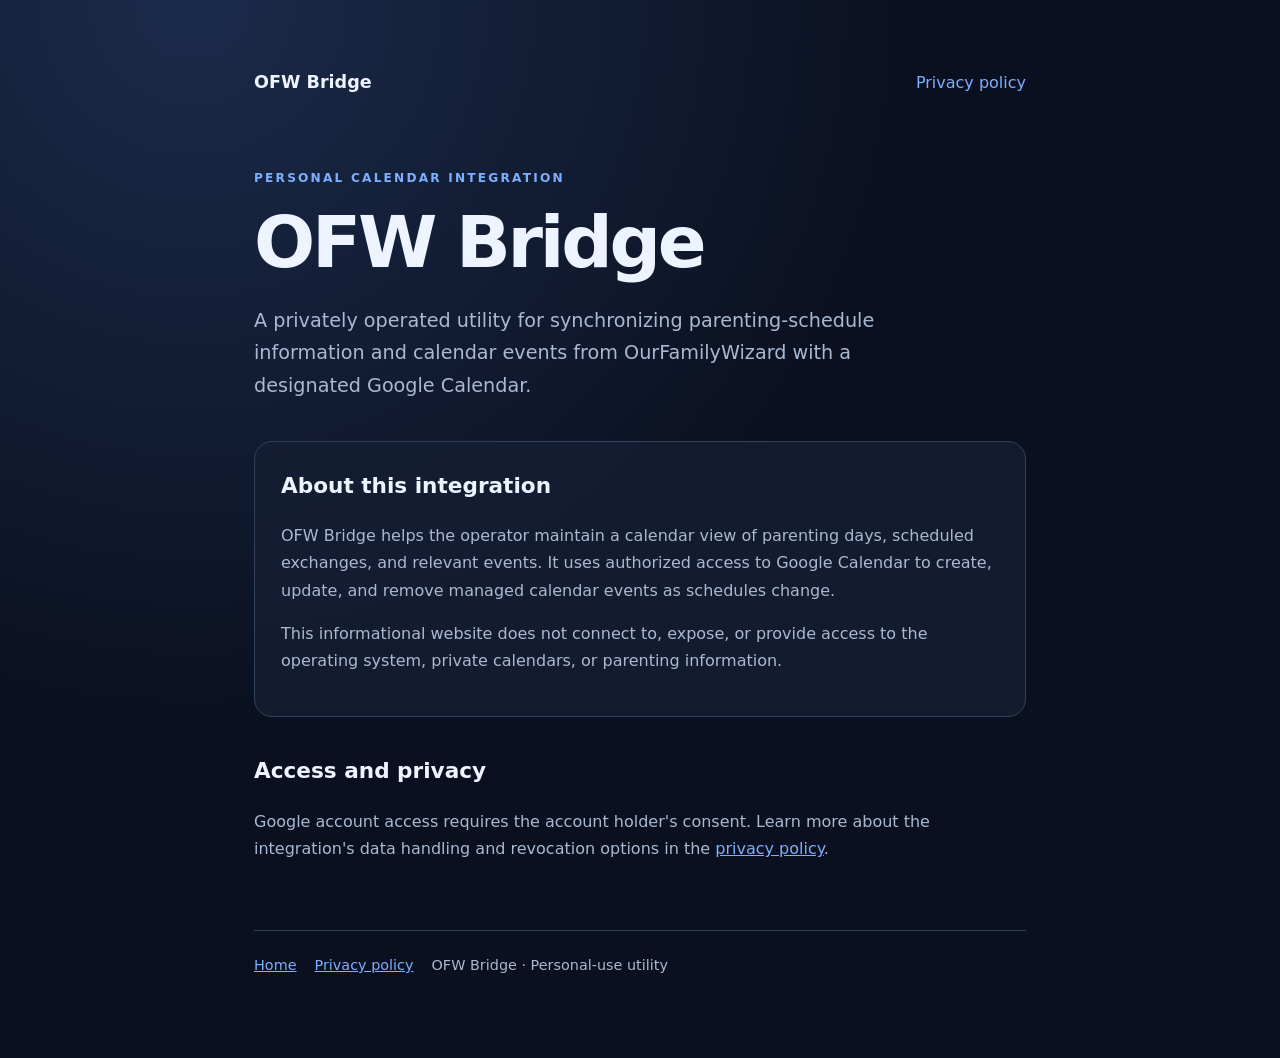
<file: index.html>
<!doctype html>
<html lang="en"><head><meta charset="utf-8"><meta name="viewport" content="width=device-width, initial-scale=1"><meta name="description" content="OFW Bridge is a privately operated calendar synchronization utility."><title>OFW Bridge · Calendar Synchronization</title><link rel="stylesheet" href="style.css"></head>
<body><main><nav><a class="brand" href="./">OFW Bridge</a><a href="privacy.html">Privacy policy</a></nav>
<div class="eyebrow">Personal calendar integration</div><h1>OFW Bridge</h1><p class="lead">A privately operated utility for synchronizing parenting-schedule information and calendar events from OurFamilyWizard with a designated Google Calendar.</p>
<section class="panel"><h2>About this integration</h2><p>OFW Bridge helps the operator maintain a calendar view of parenting days, scheduled exchanges, and relevant events. It uses authorized access to Google Calendar to create, update, and remove managed calendar events as schedules change.</p><p>This informational website does not connect to, expose, or provide access to the operating system, private calendars, or parenting information.</p></section>
<section><h2>Access and privacy</h2><p>Google account access requires the account holder's consent. Learn more about the integration's data handling and revocation options in the <a href="privacy.html">privacy policy</a>.</p></section>
<footer><a href="./">Home</a><a href="privacy.html">Privacy policy</a><span>OFW Bridge · Personal-use utility</span></footer></main></body></html>
</file>
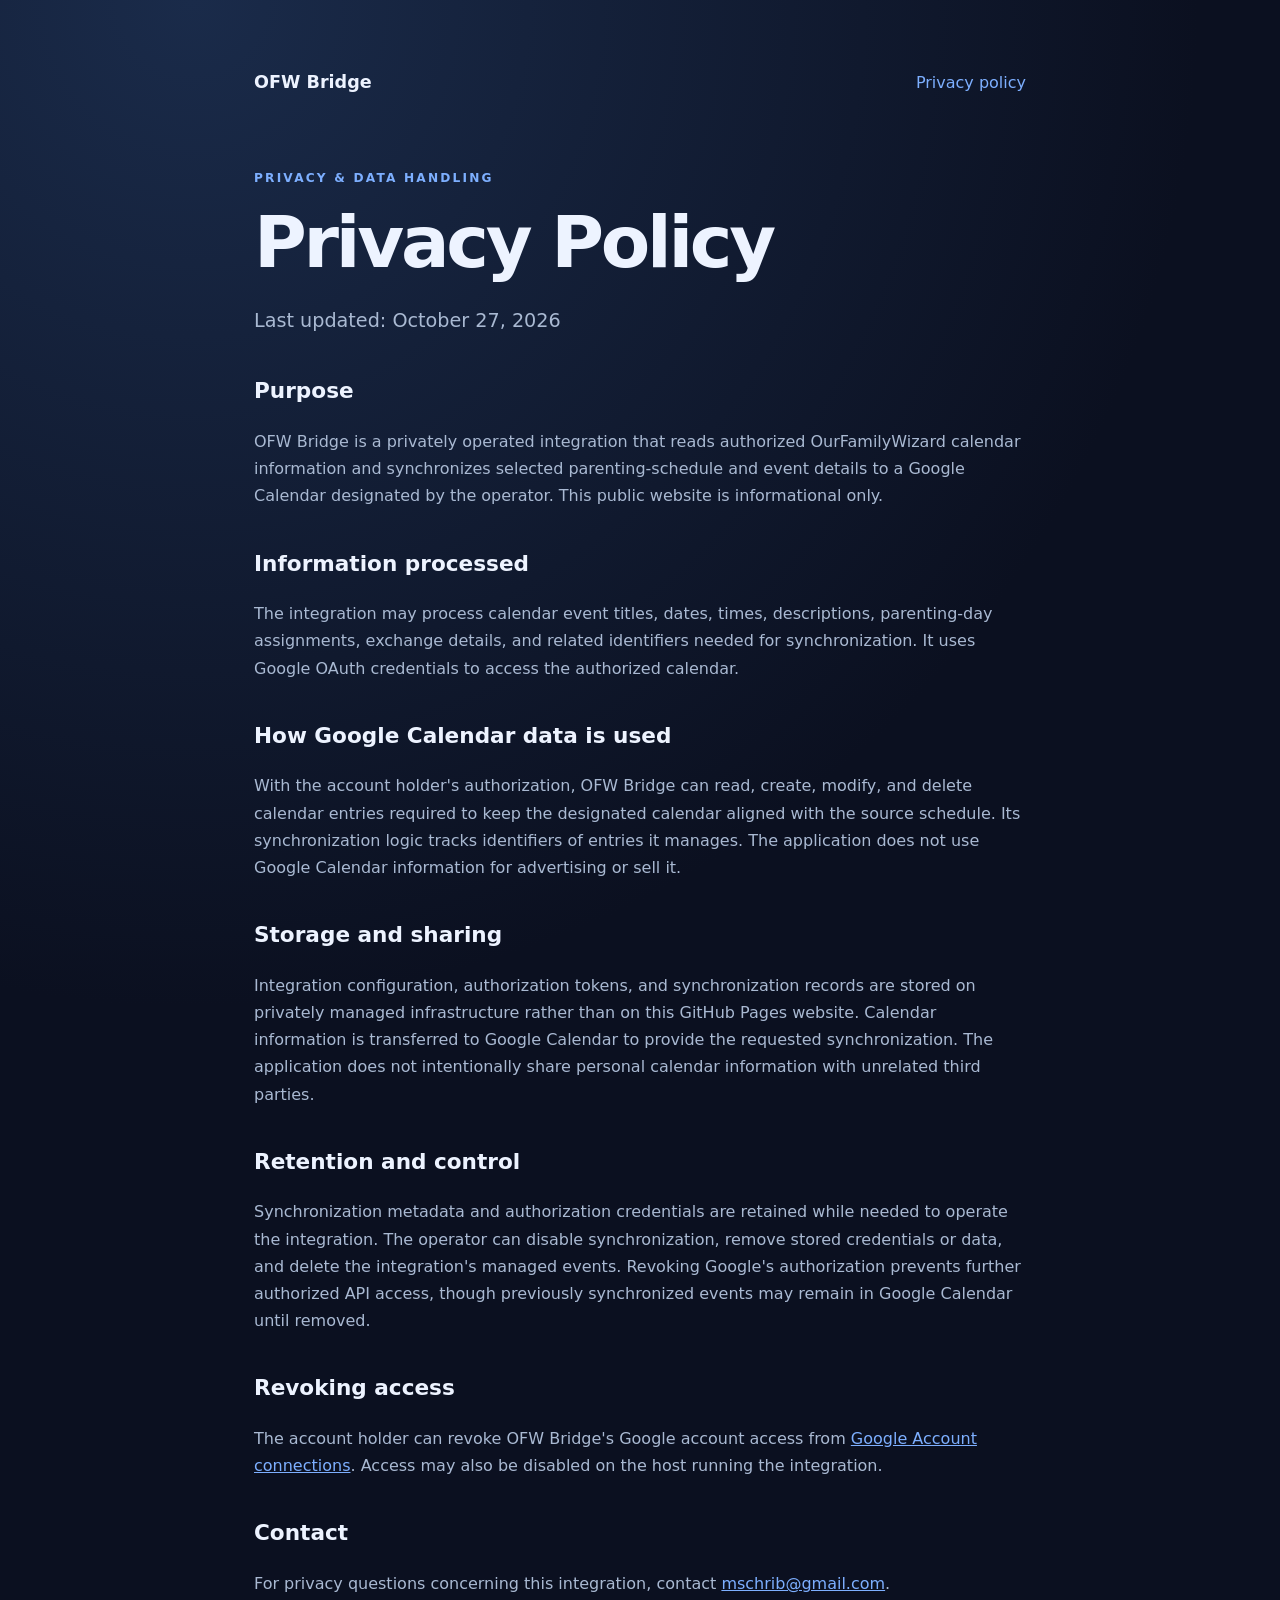
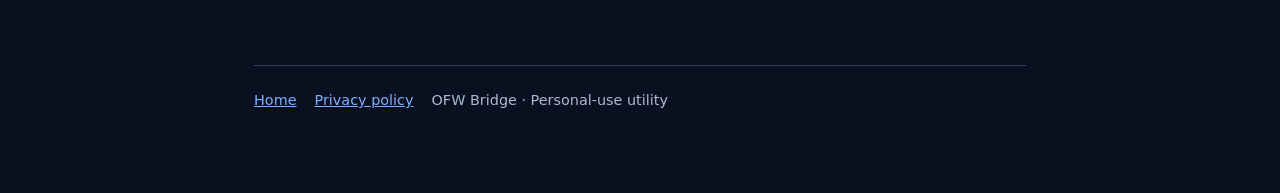
<file: privacy.html>
<!doctype html>
<html lang="en"><head><meta charset="utf-8"><meta name="viewport" content="width=device-width, initial-scale=1"><meta name="description" content="Privacy policy for OFW Bridge."><title>Privacy Policy · OFW Bridge</title><link rel="stylesheet" href="style.css"></head>
<body><main><nav><a class="brand" href="./">OFW Bridge</a><a href="privacy.html">Privacy policy</a></nav>
<div class="eyebrow">Privacy & data handling</div><h1>Privacy Policy</h1><p class="lead">Last updated: October 27, 2026</p>
<h2>Purpose</h2><p>OFW Bridge is a privately operated integration that reads authorized OurFamilyWizard calendar information and synchronizes selected parenting-schedule and event details to a Google Calendar designated by the operator. This public website is informational only.</p>
<h2>Information processed</h2><p>The integration may process calendar event titles, dates, times, descriptions, parenting-day assignments, exchange details, and related identifiers needed for synchronization. It uses Google OAuth credentials to access the authorized calendar.</p>
<h2>How Google Calendar data is used</h2><p>With the account holder's authorization, OFW Bridge can read, create, modify, and delete calendar entries required to keep the designated calendar aligned with the source schedule. Its synchronization logic tracks identifiers of entries it manages. The application does not use Google Calendar information for advertising or sell it.</p>
<h2>Storage and sharing</h2><p>Integration configuration, authorization tokens, and synchronization records are stored on privately managed infrastructure rather than on this GitHub Pages website. Calendar information is transferred to Google Calendar to provide the requested synchronization. The application does not intentionally share personal calendar information with unrelated third parties.</p>
<h2>Retention and control</h2><p>Synchronization metadata and authorization credentials are retained while needed to operate the integration. The operator can disable synchronization, remove stored credentials or data, and delete the integration's managed events. Revoking Google's authorization prevents further authorized API access, though previously synchronized events may remain in Google Calendar until removed.</p>
<h2>Revoking access</h2><p>The account holder can revoke OFW Bridge's Google account access from <a href="https://myaccount.google.com/connections" rel="noopener noreferrer">Google Account connections</a>. Access may also be disabled on the host running the integration.</p>
<h2>Contact</h2><p>For privacy questions concerning this integration, contact <a href="mailto:mschrib@gmail.com">mschrib@gmail.com</a>.</p>
<footer><a href="./">Home</a><a href="privacy.html">Privacy policy</a><span>OFW Bridge · Personal-use utility</span></footer></main></body></html>
</file>
<file: style.css>
:root{color-scheme:dark;--bg:#0b1020;--panel:#151e32;--text:#edf3ff;--muted:#a9b9d2;--accent:#7dafff}*{box-sizing:border-box}body{margin:0;background:radial-gradient(circle at 15% 0%,#1a2b4a 0%,var(--bg) 48%);color:var(--text);font:16px/1.7 system-ui,-apple-system,Segoe UI,sans-serif;min-height:100vh}main{max-width:820px;margin:0 auto;padding:68px 24px 80px}nav{display:flex;align-items:center;justify-content:space-between;gap:16px;margin-bottom:70px}a{color:var(--accent)}nav a{text-decoration:none}nav a:hover{text-decoration:underline}.brand{font-size:1.1rem;font-weight:750;color:var(--text)}.eyebrow{text-transform:uppercase;letter-spacing:.18em;color:var(--accent);font-weight:700;font-size:.76rem}h1{font-size:clamp(2.5rem,7vw,4.5rem);letter-spacing:-.045em;line-height:1.1;margin:14px 0 23px}h2{font-size:1.35rem;margin-top:36px}p,li{color:var(--muted)}.lead{font-size:1.2rem;max-width:670px}.panel{border:1px solid #30415e;background:rgba(21,30,50,.85);border-radius:18px;padding:26px;margin-top:38px}.panel h2{margin-top:0}footer{border-top:1px solid #30415e;margin-top:68px;padding-top:22px;color:var(--muted);font-size:.9rem}footer a{margin-right:18px}@media(max-width:480px){main{padding-top:34px}nav{margin-bottom:50px}}
</file>
